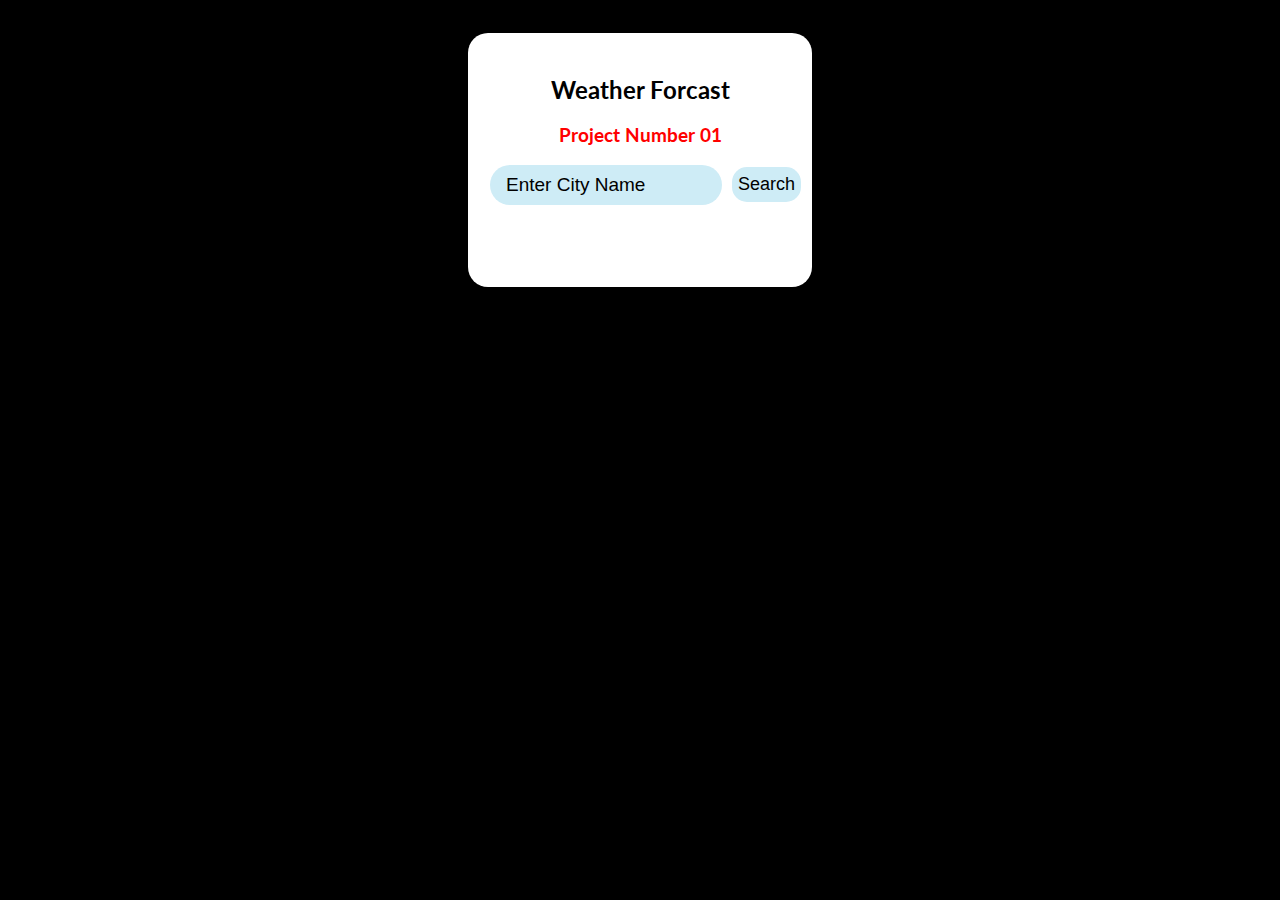
<file: index.html>
<!DOCTYPE html>
<html lang="en">
<head>
    <meta charset="UTF-8">
    <meta name="viewport" content="width=device-width, initial-scale=1.0">
    <title>Weather Forcast || 01 Project Js</title>
    <link rel="shortcut icon" href="https://cdn2.iconfinder.com/data/icons/weather-flat-14/64/weather02-1024.png" type="image/x-icon">
    <link rel="stylesheet" href="style.css">
    <link rel="stylesheet" href="https://cdnjs.cloudflare.com/ajax/libs/font-awesome/6.4.2/css/all.min.css" integrity="sha512-z3gLpd7yknf1YoNbCzqRKc4qyor8gaKU1qmn+CShxbuBusANI9QpRohGBreCFkKxLhei6S9CQXFEbbKuqLg0DA==" crossorigin="anonymous" referrerpolicy="no-referrer" />
</head>
<body>
    <div class="container">
        <h2>Weather Forcast </h2>
        <h3 style="color: red;">Project Number 01</h3>
        <div class="srh">
            <input type="text" id="inp" placeholder="Enter City Name" value = "" spellcheck="false" autocomplete="false">
            <button id="button">Search</button>
        </div>

        <h2 id="city"></h2>
        <img id="img">
        <h2 id="temp"></h2>
        <h2 id="type"></h2>
    </div>

    
</body>
<script src="script.js"></script>
</html>
</file>
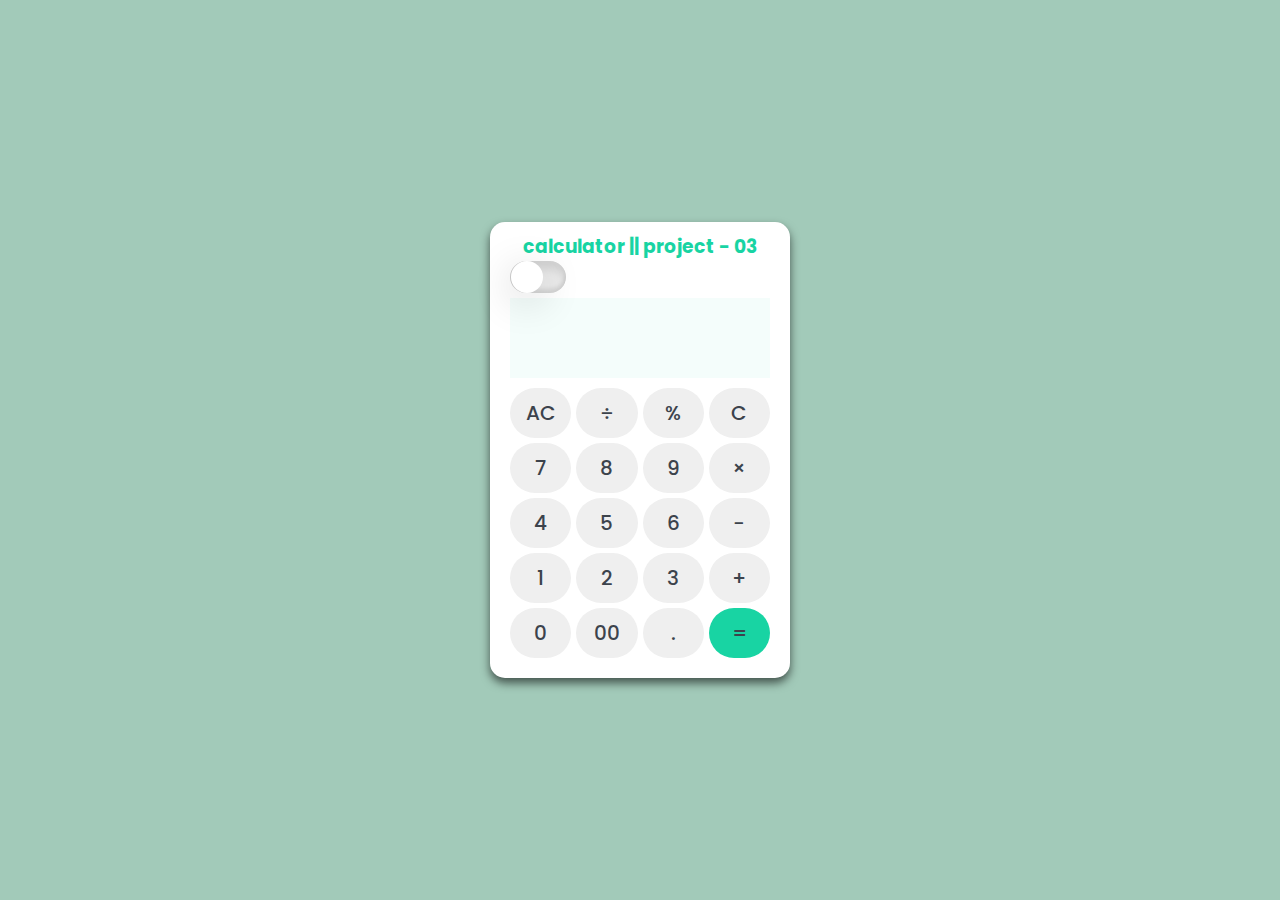
<file: Calculator/index.html>
<!DOCTYPE html>
<html lang="en">
  <head>
    <meta charset="UTF-8" />
    <meta name="viewport" content="width=device-width, initial-scale=1.0" />
    <link rel="stylesheet" href="https://cdnjs.cloudflare.com/ajax/libs/font-awesome/6.4.2/css/all.min.css" integrity="sha512-z3gLpd7yknf1YoNbCzqRKc4qyor8gaKU1qmn+CShxbuBusANI9QpRohGBreCFkKxLhei6S9CQXFEbbKuqLg0DA==" crossorigin="anonymous" referrerpolicy="no-referrer" />
    <title>calculator || javascript</title>
    <link rel="shortcut icon" href="icons8-calculator-48.png" type="image/x-icon">
    <link rel="stylesheet" href="calculater.css" />
    <link rel="stylesheet" href="toggle.css">
  </head>
  <body>
    <div class="container">
      <div>
        <h3 style="text-align: center;color: #18D4A3;">calculator || project - 03</h3>
      </div>
            <div class="btn">
                <div class="btn_indicater">
                    <div class="btn_icon_indicater">
                        <i class="btn_icon fa-solid fa-sun"></i>
                    </div>
                </div>
            </div>
        <input type="text" class="display" />

    <div class="buttons">
        <button data-val="AC">AC</button>
        <button class="÷">÷</button>
        <button data-val="%">%</button>
        <button data-val="C">C</button>

        <button data-val="7">7</button>
        <button data-val="8">8</button>
        <button data-val="9">9</button>
        <button data-val="*">×</button>

        <button data-val="4">4</button>
        <button data-val="5">5</button>
        <button data-val="6">6</button>
        <button data-val="-">-</button>

        <button data-val="1">1</button>
        <button data-val="2">2</button>
        <button data-val="3">3</button>
        <button data-val="+">+</button>

        <button data-val="0">0</button>
        <button data-val="00">00</button>
        <button data-val=".">.</button>
        <button data-val="=" style="background-color:#18D4A3;color: #3C434C"> = </button>
    </div>
    </div>
  </body>
  <script src="calculter.js"></script>
  <script src="toggle.js"></script>
</html>
</file>
<file: style.css>
@import url('https://fonts.googleapis.com/css2?family=Lato:ital,wght@0,400;1,300&display=swap');

body{
    font-family: 'Lato',sans-serif;
    display: flex;
    justify-content: center;
    background-color: black;
}

.srh{
    display: flex;
    margin-top: 11px;
}

input{
    width: 200px;
    padding: 16px;
    border-radius: 25px;
    height: 8px;
    border: none;
    outline: none;
    font-size: 19px;
    background-color: rgb(206,236,246);
}

::placeholder{
    color:black;
}

button{
    width: 70px;
    height: 35px;
    border-radius: 15px;
    border: none;
    outline: none;
    font-size : 18px;
    background-color: rgb(206,236,246);
    margin-top: 2px;
    margin-inline: 10px;

}

#city{
    margin-top: 33px;
    font-size: 33px;
}

#temp{
    font-size: 40px;
    margin-top: -20px;
}

#type{
    font-size: 26px;
    margin-top: -25px;
}

.container{
    width: 300px;
    padding: 22px;
    text-align: center;
    border-radius: 20px;
    margin-top: 2%;
    background-color: #fff;
}

.img{
    width: 22px;
    margin-top: -30px;
}
</file>
<file: Calculator/calculater.css>
@import url('https://fonts.googleapis.com/css2?family=Lato:ital,wght@0,400;1,300&family=Poppins:wght@300;400;500;600;700&display=swap');
*{
    margin: 0;
    padding: 0;
    box-sizing: border-box;
    font-family: "Poppins",sans-serif;
}

body{
    height: 100vh;
    display: flex;
    align-items: center;
    justify-content: center;
    background-color: #A2CAB9;
}



.container
{
    position: relative;
    max-width: 300px;
    width: 100%;
    padding: 10px 20px 20px;
    background-color: #FFFFFF;
    border-radius: 15px;
    box-shadow: 0 5px 10px rgba(0, 0, 0, 0.59) ;
}

.display
{
    height: 80px;
    width: 100%;
    outline: none;
    border: none;
    text-align: right;
    margin-bottom: 10px;
    font-size: 25px;
    background-color: #F4FDFB;
    color: #3C434C;
    pointer-events: none;
}

.buttons
{
    display: grid;
    grid-gap: 5px;
    grid-template-columns: repeat(4,1fr);
}

.buttons button{
    padding:10px;
    border-radius: 25px;
    border: none;
    color: #3C434C;
    font-size: 20px;
    font-weight: 500;
    cursor: pointer;
}

.buttons button:hover
{
    background-color: #3f475099;
    color: #18D4A3;
}

.buttons button:active
{
    transform: scale(0.99);
}
</file>
<file: Calculator/toggle.css>
.btn{
    background-color: #fff;
    width : 3.5em;
    height: 2em;
    border-radius: 10em;
    padding: 0 1px;
    margin-bottom: 5px;
    box-shadow: inset 0 8px 60px rgba(0,0,0,.1),
                inset 0 8px 8px rgba(0,0,0,.1),
                inset 0 -4px 4px rgba(0,0,0,.1);
    position : relative;
    display: flex;
    align-items: center;
    cursor: pointer;
}

.btn_indicater
{
    background-color: #fff;
    width: 2em;
    height: 2em;
    border-radius: 50%;
    position: absolute;
    box-shadow: 0 8px 40px rgba(0, 0, 0, 0.2);
    transition: .3s ease;
}

.btn_icon_indicater
{
    height: 100%;
    width: 100%;
    display: flex;
    justify-content: center;
    align-items: center;
}

.btn_icon
{
    color: #FDAC29;
}


/* darkmode  */

.container.darkmode{
    background-color: #2E3951;
}

.container.darkmode .display{
    background-color: #F4FDFB;
    color: #3C434C;
}
.darkmode .btn_indicater{
    transform: translateX(1.5em);
    background-color: black;
    box-shadow: 0 8px 40px rgba(0, 0 ,0 ,0.3);
}

.darkmode .btn{
    box-shadow: inset 0 8px 60px rgba(0,0,0,.3),
                inset 8px 0 8px rgba(0,0,0,.3),
                inset 0 -4px 4px rgba(0,0,0,.3);
    
}

.darkmode .btn_icon{
    color: #fff;
}
</file>
